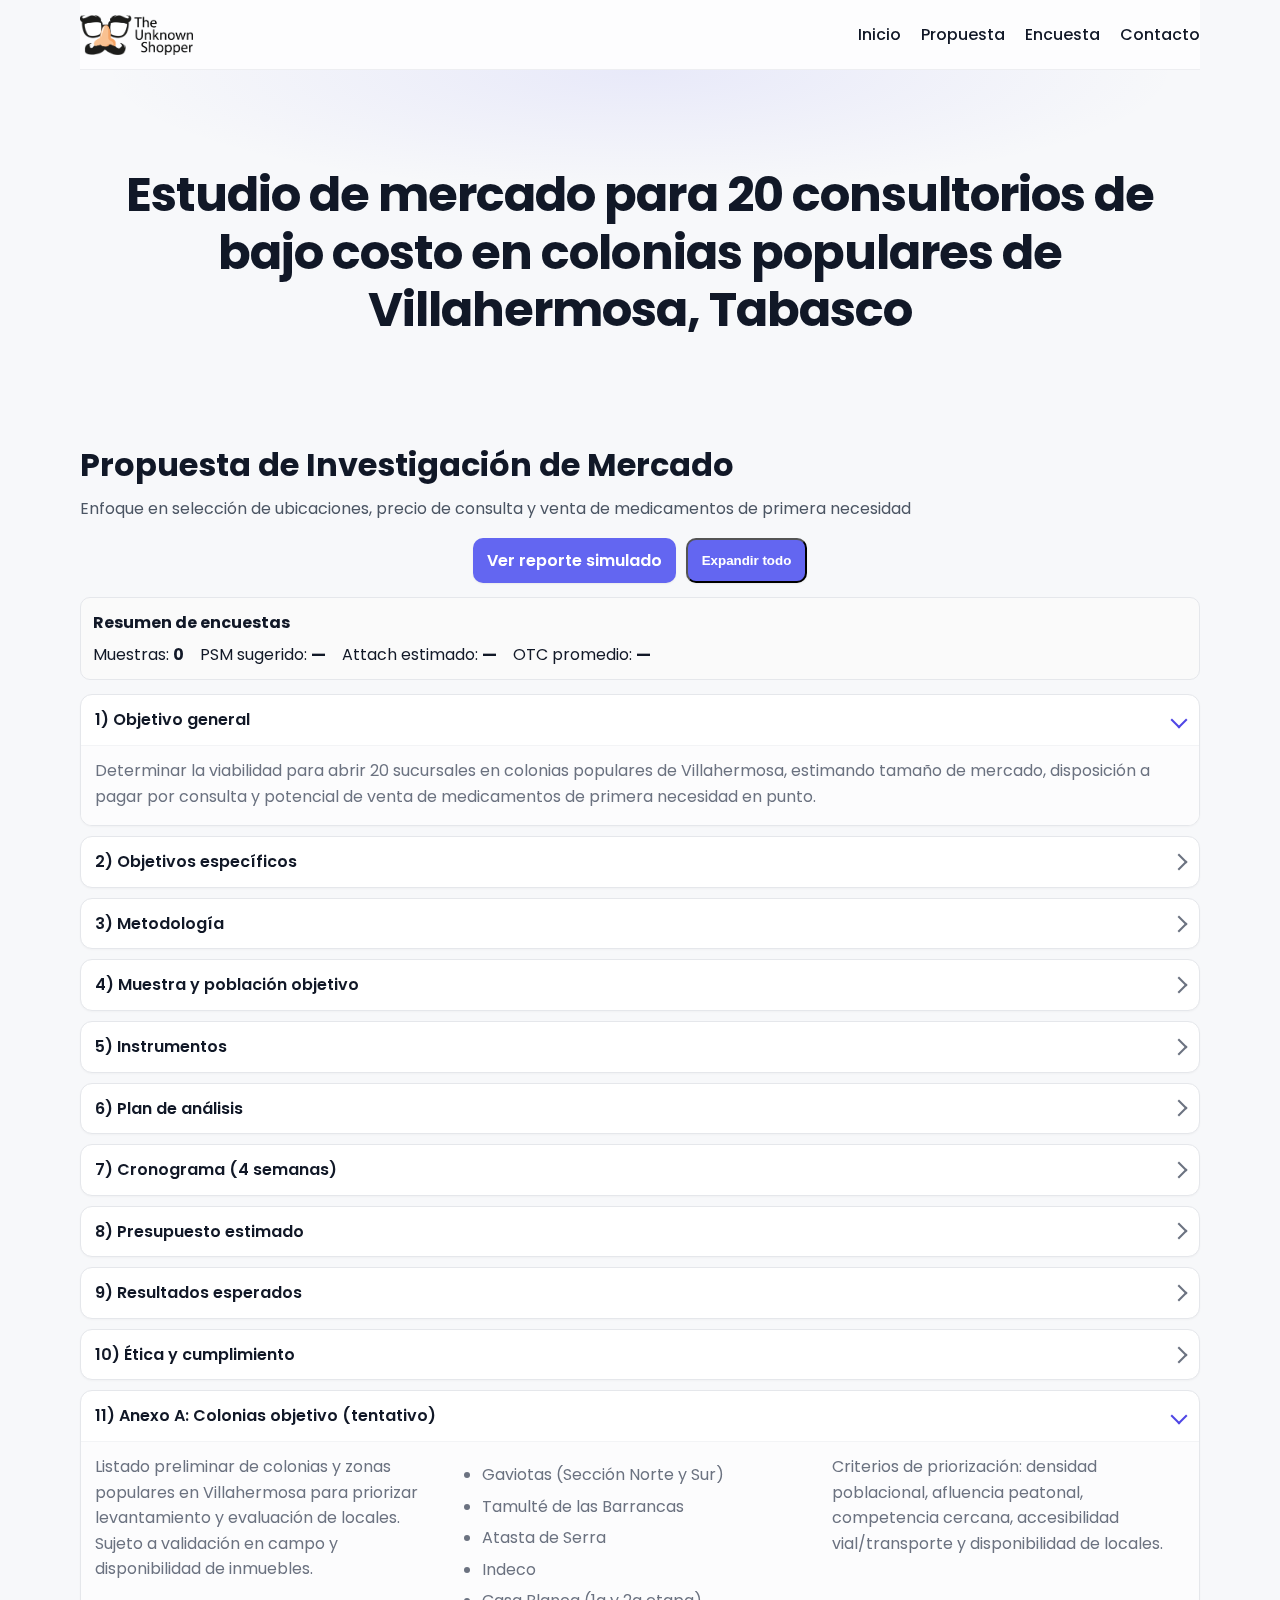
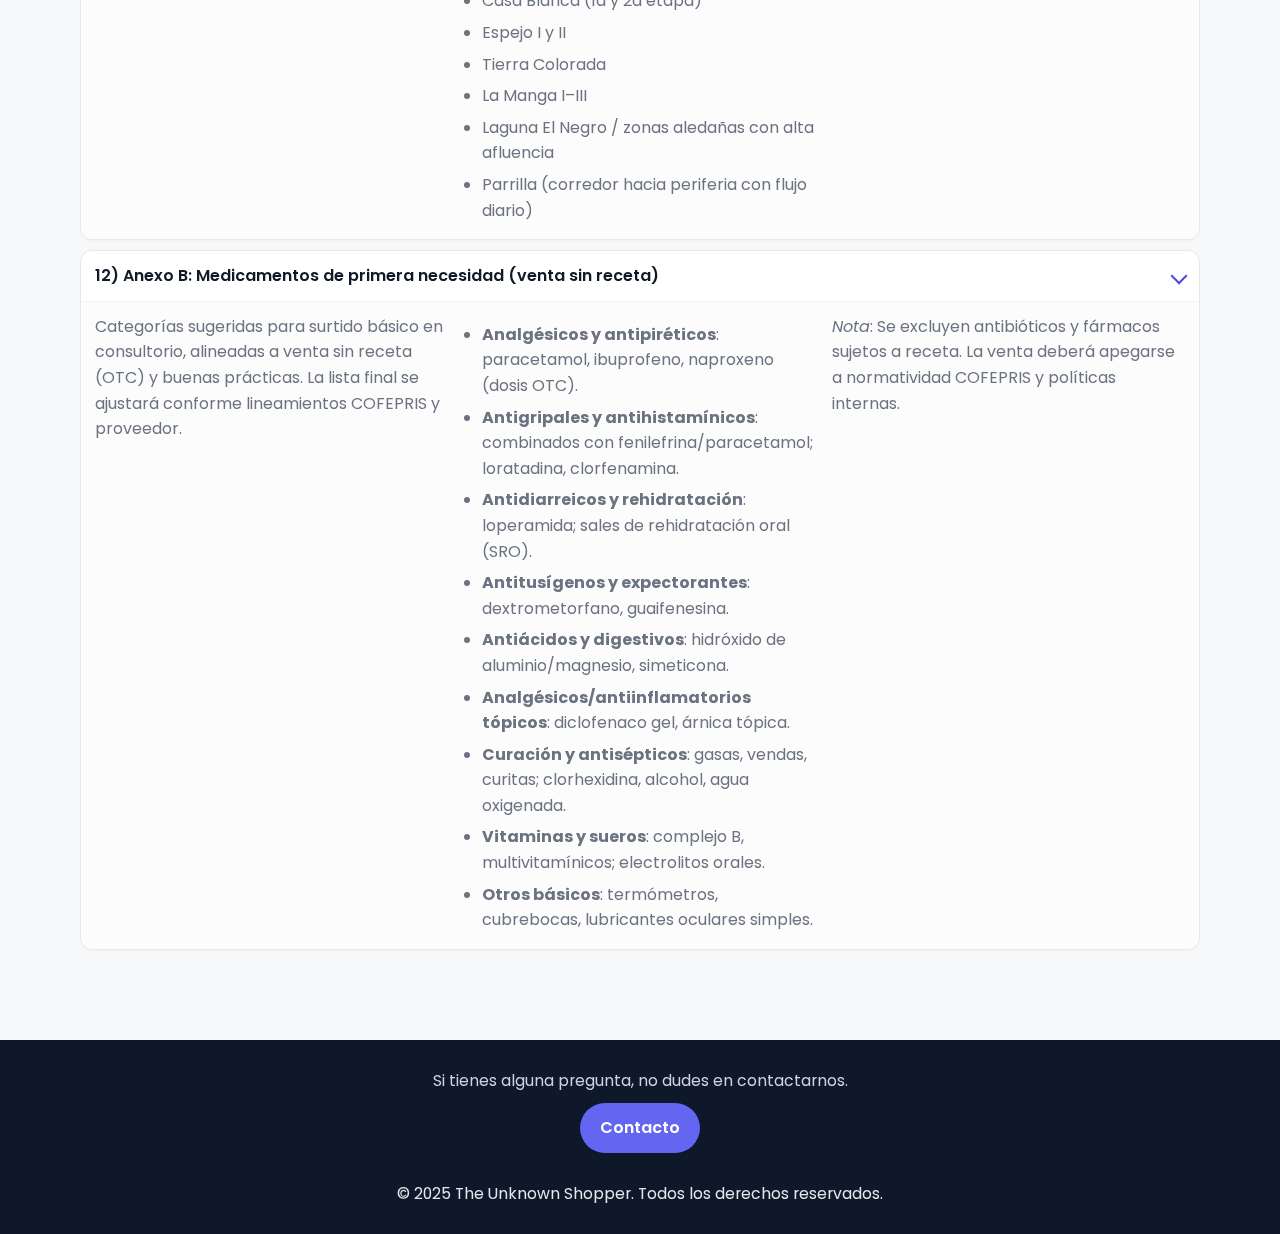
<file: index.html>
<!DOCTYPE html>
<html lang="en">
<head>
    <meta charset="UTF-8">
    <meta name="viewport" content="width=device-width, initial-scale=1.0">
    <title>The Unknown Shopper</title>
    <link rel="preconnect" href="https://fonts.googleapis.com">
    <link rel="preconnect" href="https://fonts.gstatic.com" crossorigin>
    <link href="https://fonts.googleapis.com/css2?family=Poppins:wght@400;500;600;700&display=swap" rel="stylesheet">
    <link rel="stylesheet" href="style.css">
    <link rel="stylesheet" href="https://cdnjs.cloudflare.com/ajax/libs/font-awesome/6.0.0-beta3/css/all.min.css">
    <script src="script.js" defer></script>
</head>
<body>
    <header>
        <nav>
            <div class="logo">
                <img src="logo.png" alt="Logo">
            </div>
            <ul>
                <li><a href="#">Inicio</a></li>
                <li><a href="#propuesta">Propuesta</a></li>
                <li><a href="cuestionario.html">Encuesta</a></li>
                <li><a href="#contacto">Contacto</a></li>
            </ul>
        </nav>
        <h1 class="titleh">Estudio de mercado para 20 consultorios de bajo costo en colonias populares de Villahermosa, Tabasco</h1>
        
    </header>
    <section id="propuesta" class="proposal">
        <h2>Propuesta de Investigación de Mercado</h2>
        <p class="subtitle">Enfoque en selección de ubicaciones, precio de consulta y venta de medicamentos de primera necesidad</p>
        <div style="display:flex; justify-content:center; gap:10px; flex-wrap:wrap; margin-top:6px;">
          <a class="cta-button" href="reporte.html">Ver reporte simulado</a>
          <button id="indexToggleAll" class="cta-button" type="button">Expandir todo</button>
        </div>
        <div id="proposalSurveySummary" class="summary-card" style="margin:14px 0; padding:12px; border:1px solid #e5e7eb; border-radius:10px; background:#fafafa;">
          <strong>Resumen de encuestas</strong>
          <div style="display:flex; gap:16px; flex-wrap:wrap; margin-top:6px;">
            <span>Muestras: <b id="sumN">0</b></span>
            <span>PSM sugerido: <b id="sumPSM">—</b></span>
            <span>Attach estimado: <b id="sumAttach">—</b></span>
            <span>OTC promedio: <b id="sumOTC">—</b></span>
          </div>
        </div>
        <div class="accordion">
            <details open>
                <summary>1) Objetivo general</summary>
                <div class="content">
                    <p>Determinar la viabilidad para abrir 20 sucursales en colonias populares de Villahermosa, estimando tamaño de mercado, disposición a pagar por consulta y potencial de venta de medicamentos de primera necesidad en punto.</p>
                </div>
            </details>
            <details>
                <summary>2) Objetivos específicos</summary>
                <div class="content">
                    <ul>
                        <li>Segmentar la demanda por demografía y por colonia/zona de Villahermosa.</li>
                        <li>Cuantificar uso actual de servicios (público/privado/telemedicina) y motivos de elección.</li>
                        <li>Estimar disposición a pagar por consulta (PSM Van Westendorp) y por medicamentos de primera necesidad.</li>
                        <li>Priorizar 20 ubicaciones mediante un score multicriterio (densidad, afluencia, competencia, accesibilidad).</li>
                        <li>Identificar drivers de elección: precio, cercanía, tiempo de espera, confianza, disponibilidad de medicamentos básicos.</li>
                        <li>Evaluar canibalización/solapamientos entre ubicaciones y brechas de servicio en colonias populares.</li>
                    </ul>
                </div>
            </details>
            <details>
                <summary>3) Metodología</summary>
                <div class="content">
                    <ul>
                        <li><strong>Cualitativa</strong>: 6–8 entrevistas y 2–3 mini-grupos focales con residentes de colonias populares y decisores de gasto en salud.</li>
                        <li><strong>Cuantitativa</strong>: Encuesta n≈400 (estratificación por colonias/zonas de Villahermosa; cuotas por sexo/edad).</li>
                        <li><strong>Desk & campo</strong>: mapeo de competencia y afluencia (geomarketing ligero), observación de puntos y verificación de disponibilidad de medicamentos básicos.</li>
                        <li>Recolección mixta: calle/puntos de afluencia + online geolocalizado.</li>
                    </ul>
                </div>
            </details>
            <details>
                <summary>4) Muestra y población objetivo</summary>
                <div class="content">
                    <ul>
                        <li>Población: 18–65 años, NSE C–D, residentes de Villahermosa (urbano/periurbano) en colonias populares.</li>
                        <li>Muestra cuantitativa: n≈400; cuotas por colonia/zona prioritaria y cercanía a potenciales locales.</li>
                        <li>Muestra cualitativa: saturación teórica con perfiles de usuarios frecuentes/ocasionales y compradores de medicamentos básicos.</li>
                    </ul>
                </div>
            </details>
            <details>
                <summary>5) Instrumentos</summary>
                <div class="content">
                    <ul>
                        <li>Guía de entrevista: historia de uso, dolores, evaluación de conceptos de consulta y surtido básico.</li>
                        <li>Cuestionario: perfil, uso actual, atributos valorados, PSM (consulta y OTC), intención y NPS.</li>
                        <li>Checklist de observación: afluencia, competidores, precios de referencia, disponibilidad de medicamentos básicos.</li>
                    </ul>
                </div>
            </details>
            <details>
                <summary>6) Plan de análisis</summary>
                <div class="content">
                    <ul>
                        <li>Cuali: análisis temático, mapas de empatía y journey por colonia.</li>
                        <li>Cuanti: descriptivos, cruces, PSM (consulta y OTC), pruebas bivariadas, modelo simple de intención.</li>
                        <li>Ubicación: scoring multicriterio y heatmap para priorizar 20 sucursales (afluencia, competencia, densidad).</li>
                        <li>Comercial: estimación de ticket medio (consulta + básicos) y sensibilidad a precio.</li>
                    </ul>
                </div>
            </details>
            <details>
                <summary>7) Cronograma (4 semanas)</summary>
                <div class="content">
                    <ul>
                        <li>Semana 1: Diseño, mapeo preliminar de zonas y piloto de instrumentos.</li>
                        <li>Semana 2: Campo cualitativo y validación de supuestos de ubicación y surtido.</li>
                        <li>Semana 3: Campo cuantitativo (n≈400) en colonias priorizadas.</li>
                        <li>Semana 4: Análisis, ranking de 20 ubicaciones y recomendaciones de precio/surtido.</li>
                    </ul>
                </div>
            </details>
            <details>
                <summary>8) Presupuesto estimado</summary>
                <div class="content">
                    <ul>
                        <li>
                            <strong>Cuali: $60,000-$70,000 MXN</strong>
                            <ul>
                                <li>Alcance: 8–10 entrevistas a profundidad (IDI) + 2 grupos focales (6–8 pax c/u).</li>
                                <li>Reclutamiento e incentivos: perfilado y convocatorias; $500–$700 por participante.</li>
                                <li>Moderación y guía: diseño de guía, conducción y notas de campo.</li>
                                <li>Infraestructura: sala/plataforma, grabación, transcripción selectiva.</li>
                                <li>Logística: traslados, tiempos muertos y coordinación.</li>
                                <li>Subtotal estimado: honorarios + incentivos + logística dentro del rango.</li>
                            </ul>
                        </li>
                        <li>
                            <strong>Cuanti (n≈400): $110,000-$130,000 MXN</strong>
                            <ul>
                                <li>Alcance: ~400 cuestionarios válidos en 3-4 zonas/municipios (muestreo por cuotas).</li>
                                <li>Campo: 8-12 encuestadores + 1 supervisor; pago por encuesta y control de calidad (back-check ≥15%).</li>
                                <li>Instrumento y hosting: programación, pruebas piloto y plataforma de captura.</li>
                                <li>Incentivos/agradecimientos: vales simbólicos para elevar tasa de respuesta.</li>
                                <li>Logística: traslados locales, consumibles y seguridad operativa.</li>
                                <li>Subtotal estimado: encuestas + QA + plataforma + logística dentro del rango.</li>
                            </ul>
                        </li>
                        <li>
                            <strong>Análisis y reporte: $50,000-$60,000 MXN</strong>
                            <ul>
                                <li>Procesamiento: limpieza, codificación cuali, tabulados, PSM y cruces.</li>
                                <li>Análisis: consultor senior (insights y segmentación), recomendaciones accionables.</li>
                                <li>Entregables: reporte ejecutivo, anexos metodológicos y visualizaciones; sesión de socialización.</li>
                                <li>Herramientas: licencias/soft y maquetación.</li>
                                <li>Subtotal estimado: horas consultivas + diseño + herramientas dentro del rango.</li>
                            </ul>
                        </li>
                        <li><strong>Total</strong>: $220,000-$260,000 MXN (ajustable).</li>
                    </ul>
                   
                </div>
            </details>
            <details>
                <summary>9) Resultados esperados</summary>
                <div class="content">
                    <ul>
                        <li>Tamaño de mercado y segmentos prioritarios por colonia/zona.</li>
                        <li>Ranking de 20 ubicaciones con mapa y justificación (afluencia, competencia, accesibilidad).</li>
                        <li>Rango de precios óptimos y sensibilidad para consulta y medicamentos de primera necesidad.</li>
                        <li>Propuesta de valor y go-to-market: horarios, staffing y lineamientos de venta de básicos en consultorio.</li>
                        <li>Métricas base (intención, NPS, satisfacción) y estimación de ticket medio (consulta + básicos).</li>
                    </ul>
                </div>
            </details>
            <details>
                <summary>10) Ética y cumplimiento</summary>
                <div class="content">
                    <ul>
                        <li>Consentimiento informado y confidencialidad.</li>
                        <li>Cumplimiento LFPDPPP (México) y resguardo de datos.</li>
                        <li>Observación de normativas COFEPRIS aplicables a venta de medicamentos de primera necesidad.</li>
                        <li>Uso exclusivo con fines de investigación.</li>
                    </ul>
                </div>
            </details>
            <details open>
                <summary>11) Anexo A: Colonias objetivo (tentativo)</summary>
                <div class="content">
                    <p>Listado preliminar de colonias y zonas populares en Villahermosa para priorizar levantamiento y evaluación de locales. Sujeto a validación en campo y disponibilidad de inmuebles.</p>
                    <ul>
                        <li>Gaviotas (Sección Norte y Sur)</li>
                        <li>Tamulté de las Barrancas</li>
                        <li>Atasta de Serra</li>
                        <li>Indeco</li>
                        <li>Casa Blanca (1a y 2a etapa)</li>
                        <li>Espejo I y II</li>
                        <li>Tierra Colorada</li>
                        <li>La Manga I–III</li>
                        <li>Laguna El Negro / zonas aledañas con alta afluencia</li>
                        <li>Parrilla (corredor hacia periferia con flujo diario)</li>
                    </ul>
                    <p>Criterios de priorización: densidad poblacional, afluencia peatonal, competencia cercana, accesibilidad vial/transporte y disponibilidad de locales.</p>
                </div>
            </details>
            <details open>
                <summary>12) Anexo B: Medicamentos de primera necesidad (venta sin receta)</summary>
                <div class="content">
                    <p>Categorías sugeridas para surtido básico en consultorio, alineadas a venta sin receta (OTC) y buenas prácticas. La lista final se ajustará conforme lineamientos COFEPRIS y proveedor.</p>
                    <ul>
                        <li><strong>Analgésicos y antipiréticos</strong>: paracetamol, ibuprofeno, naproxeno (dosis OTC).</li>
                        <li><strong>Antigripales y antihistamínicos</strong>: combinados con fenilefrina/paracetamol; loratadina, clorfenamina.</li>
                        <li><strong>Antidiarreicos y rehidratación</strong>: loperamida; sales de rehidratación oral (SRO).</li>
                        <li><strong>Antitusígenos y expectorantes</strong>: dextrometorfano, guaifenesina.</li>
                        <li><strong>Antiácidos y digestivos</strong>: hidróxido de aluminio/magnesio, simeticona.</li>
                        <li><strong>Analgésicos/antiinflamatorios tópicos</strong>: diclofenaco gel, árnica tópica.</li>
                        <li><strong>Curación y antisépticos</strong>: gasas, vendas, curitas; clorhexidina, alcohol, agua oxigenada.</li>
                        <li><strong>Vitaminas y sueros</strong>: complejo B, multivitamínicos; electrolitos orales.</li>
                        <li><strong>Otros básicos</strong>: termómetros, cubrebocas, lubricantes oculares simples.</li>
                    </ul>
                    <p><em>Nota</em>: Se excluyen antibióticos y fármacos sujetos a receta. La venta deberá apegarse a normatividad COFEPRIS y políticas internas.</p>
                </div>
            </details>
        </div>
    </section>
    <footer id="contacto">
        <div class="footer-contact">
            <p>Si tienes alguna pregunta, no dudes en contactarnos.</p>
            <a href="#" class="cta-button">Contacto</a>
        </div>
        <p>&copy; 2025 The Unknown Shopper. Todos los derechos reservados.</p>
    </footer>
</body>

</html>
</file>
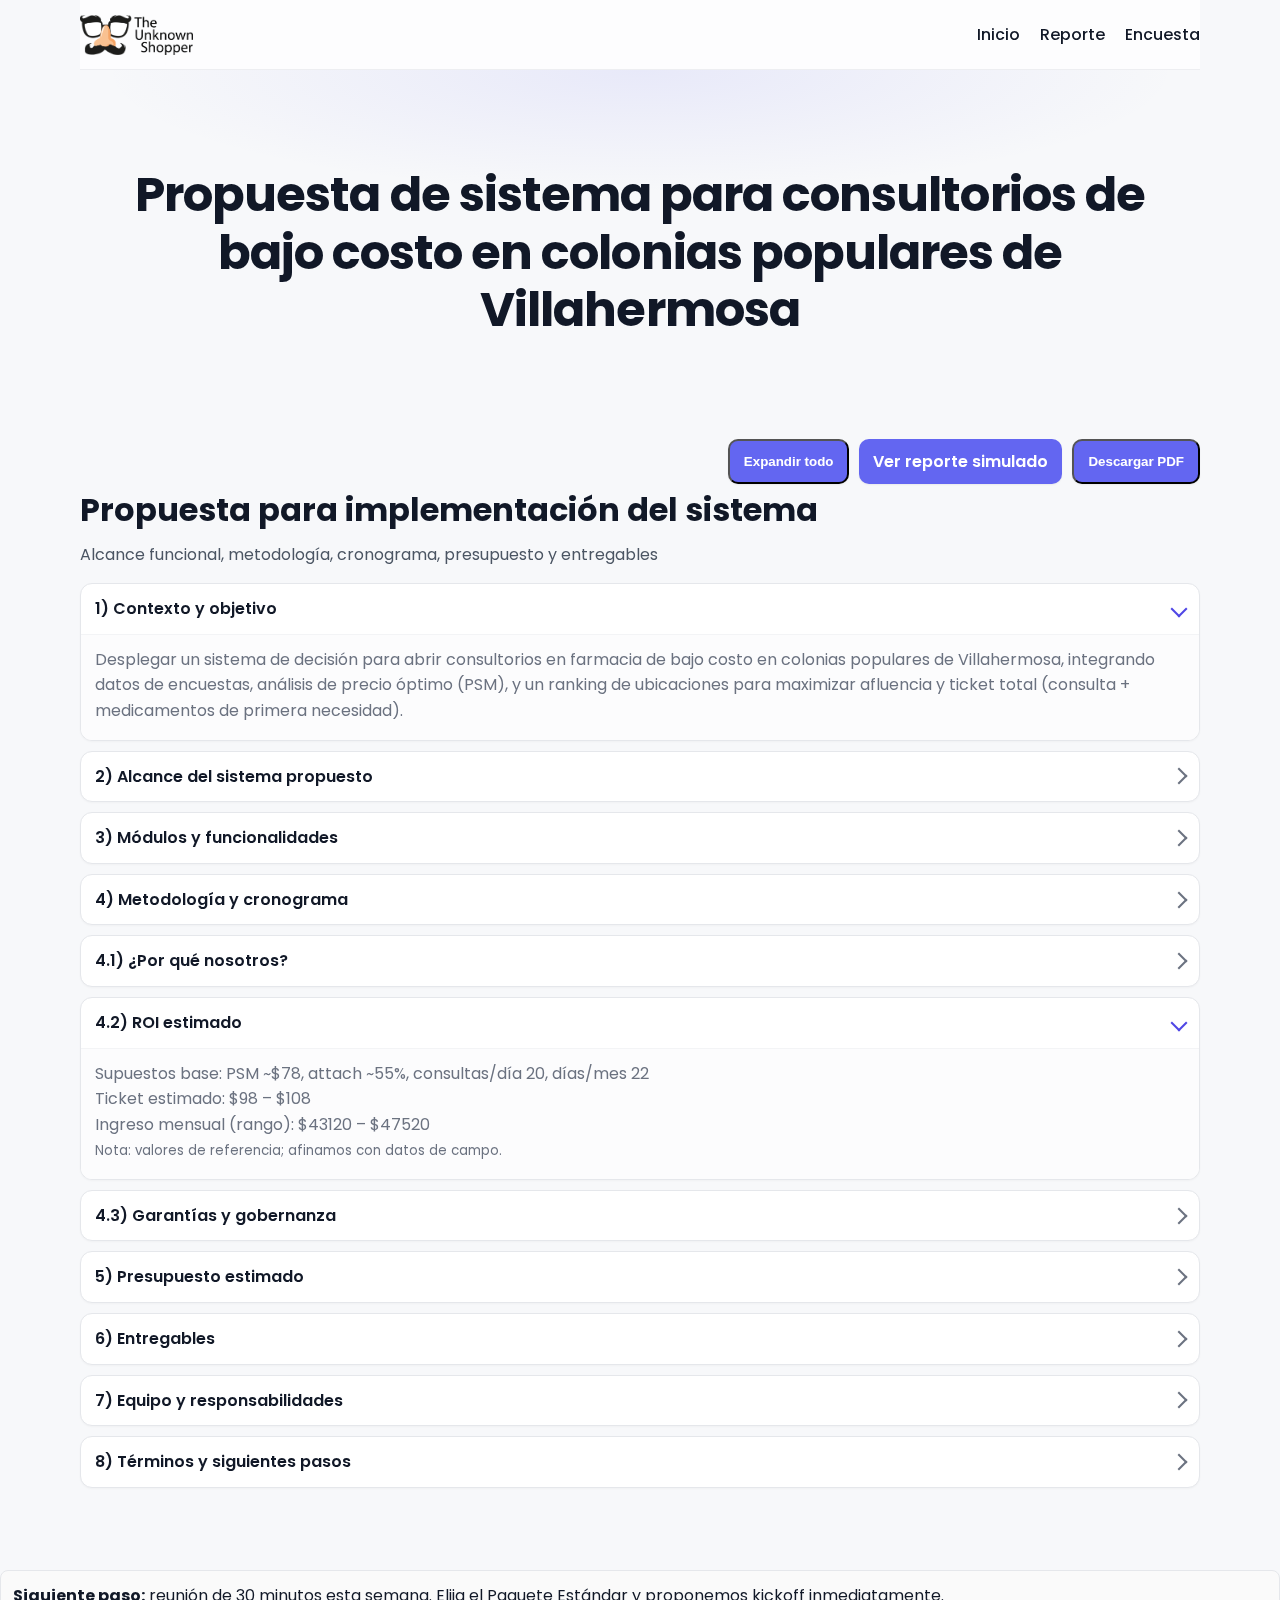
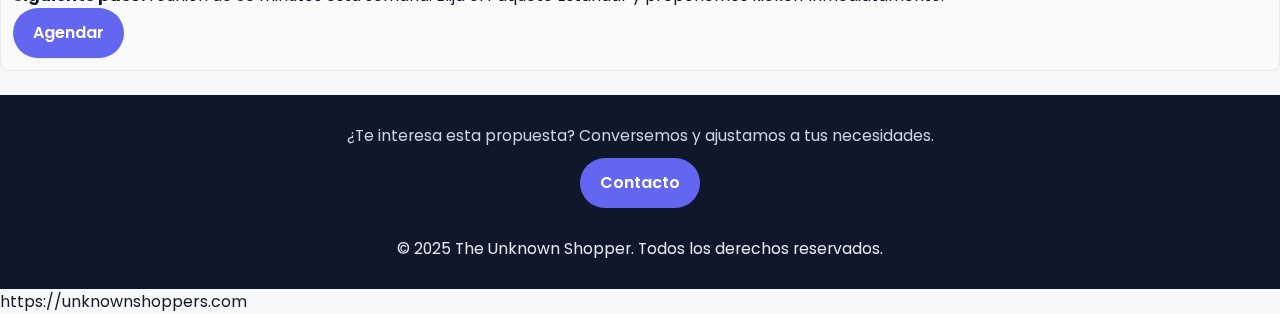
<file: cliente.html>
<!DOCTYPE html>
<html lang="es">
<head>
  <meta charset="UTF-8" />
  <meta name="viewport" content="width=device-width, initial-scale=1.0" />
  <title>Propuesta para Cliente – Consultorios en Farmacia</title>
  <link rel="preconnect" href="https://fonts.googleapis.com">
  <link rel="preconnect" href="https://fonts.gstatic.com" crossorigin>
  <link href="https://fonts.googleapis.com/css2?family=Poppins:wght@400;500;600;700&display=swap" rel="stylesheet">
  <link rel="stylesheet" href="style.css" />
  <script src="script.js" defer></script>
</head>
<body>
  <table class="print-table">
    <thead class="print-header">
      <tr>
        <td>
          <div class="print-header-inner">
            <img src="logo.png" alt="The Unknown Shopper" class="print-logo" />
          </div>
        </td>
      </tr>
    </thead>
    <tbody class="print-body">
      <tr>
        <td>
          <header>
            <nav>
              <div class="logo">
                <img src="logo.png" alt="Logo">
              </div>
              <ul>
                <li><a href="index.html">Inicio</a></li>
                <li><a href="reporte.html">Reporte</a></li>
                <li><a href="cuestionario.html">Encuesta</a></li>
              </ul>
            </nav>
            <h1 class="titleh">Propuesta de sistema para consultorios de bajo costo en colonias populares de Villahermosa</h1>
          </header>

          <section class="proposal">
            <div style="display:flex; justify-content:flex-end; gap:10px; flex-wrap:wrap;">
              <button id="clientToggleAll" class="cta-button" type="button">Expandir todo</button>
              <a class="cta-button" href="reporte.html">Ver reporte simulado</a>
              <button id="printBtn" class="cta-button" type="button">Descargar PDF</button>
            </div>

            <!-- <div id="proposalSurveySummary" class="summary-card" style="margin:14px 0; padding:12px; border:1px solid #e5e7eb; border-radius:10px; background:#fafafa;">
              <strong>Resumen de encuestas</strong>
              <div style="display:flex; gap:16px; flex-wrap:wrap; margin-top:6px;">
                <span>Muestras: <b id="sumN">0</b></span>
                <span>PSM sugerido: <b id="sumPSM">—</b></span>
                <span>Attach estimado: <b id="sumAttach">—</b></span>
                <span>OTC promedio: <b id="sumOTC">—</b></span>
              </div>
            </div> -->

            <h2>Propuesta para implementación del sistema</h2>
            <p class="subtitle">Alcance funcional, metodología, cronograma, presupuesto y entregables</p>

            <div class="accordion">
              <details open>
                <summary>1) Contexto y objetivo</summary>
                <div class="content">
                  <p>Desplegar un sistema de decisión para abrir consultorios en farmacia de bajo costo en colonias populares de Villahermosa, integrando datos de encuestas, análisis de precio óptimo (PSM), y un ranking de ubicaciones para maximizar afluencia y ticket total (consulta + medicamentos de primera necesidad).</p>
                </div>
              </details>

              <details>
                <summary>2) Alcance del sistema propuesto</summary>
                <div class="content">
                  <ul>
                    <li>Repositorio local de encuestas con captura sencilla y exportación.</li>
                    <li>Estimación automática de PSM (precio óptimo de consulta) y métricas de adjunción de OTC.</li>
                    <li>Dashboard ejecutivo: métricas clave y visualizaciones ligeras listas para imprimir/PDF.</li>
                    <li>Ranking de ubicaciones por score multicriterio (densidad, afluencia, competencia, accesibilidad).</li>
                    <li>Plantillas de reporte y cuestionario imprimibles con encabezado repetible.</li>
                  </ul>
                </div>
              </details>

              <details>
                <summary>3) Módulos y funcionalidades</summary>
                <div class="content">
                  <ul>
                    <li><strong>Captura</strong>: formulario con filtros, módulo PSM y hábitos de compra OTC.</li>
                    <li><strong>Agregación</strong>: cálculo de promedios y mapeo por colonias objetivo.</li>
                    <li><strong>Visualización</strong>: tarjetas KPI, barras comparativas, mezcla de ticket.</li>
                    <li><strong>Reporte</strong>: plantilla ejecutiva con botones de "Expandir todo" e impresión.</li>
                    <li><strong>Operación</strong>: lineamientos para seguimiento de KPIs por sucursal.</li>
                  </ul>
                </div>
              </details>

              <details>
                <summary>4) Metodología y cronograma</summary>
                <div class="content">
                  <ul>
                    <li>Semana 1: Diseño, mapeo preliminar y piloto de instrumentos.</li>
                    <li>Semana 2: Campo cualitativo y ajuste de supuestos de ubicación/surtido.</li>
                    <li>Semana 3: Campo cuantitativo (n≈400) en colonias priorizadas.</li>
                    <li>Semana 4: Análisis, ranking y recomendaciones de precio/surtido.</li>
                  </ul>
                </div>
              </details>

              <details>
                <summary>4.1) ¿Por qué nosotros?</summary>
                <div class="content">
                  <ul>
                    <li>Experiencia en retail-salud y enfoque 100% accionable.</li>
                    <li>Dominio local de Villahermosa y colonias objetivo.</li>
                    <li>Entrega ejecutiva lista para comité directivo/board.</li>
                    <li>Plantillas propias de captura/análisis y despliegue rápido.</li>
                    <li>Propiedad total de datos y materiales para el cliente.</li>
                  </ul>
                </div>
              </details>

              <details open>
                <summary>4.2) ROI estimado</summary>
                <div class="content">
                  <div id="roiBox" data-price="78" data-attach="55" data-consultas="20" data-dias="22">
                    <p>Supuestos base: <span id="roiAssumptions">—</span></p>
                    <p>Ticket estimado: $<span id="roiTicketLow">—</span> – $<span id="roiTicketHigh">—</span></p>
                    <p>Ingreso mensual (rango): $<span id="roiMonthlyLow">—</span> – $<span id="roiMonthlyHigh">—</span></p>
                    <small>Nota: valores de referencia; afinamos con datos de campo.</small>
                  </div>
                </div>
              </details>

              <details>
                <summary>4.3) Garantías y gobernanza</summary>
                <div class="content">
                  <ul>
                    <li>Go/No-Go al final de Semana 1 con ajuste sin costo si hace falta.</li>
                    <li>Correcciones incluidas: 1 ronda en Lite; 2 rondas en Estándar/Completo.</li>
                    <li>Comité quincenal de 30 min para decisiones y desbloqueos.</li>
                    <li>Propiedad de datos 100% del cliente (entrega de bases y scripts).</li>
                  </ul>
                </div>
              </details>

              <details>
                <summary>5) Presupuesto estimado</summary>
                <div class="content">
                  <div class="budget-grid">
                    <p class="note">
                      <em>Nota:</em> el rango de cada paquete depende del método de entrega. El
                      <strong>límite inferior</strong> considera entrega en <strong>documentos descargables/USB e imprimibles</strong>;
                      el <strong>límite superior</strong> incluye un <strong>sistema interactivo de reportes en línea</strong>.
                    </p>
                    <ul>
                      <li><strong>Paquete Lite</strong> ($120,000-$140,000 MXN)
                        <ul>
                          <li>Cuantitativa n≈200-250 (colonias prioritarias)</li>
                          <li>3–4 entrevistas en profundidad (IDI) remotas</li>
                          <li>Reporte ejecutivo breve (10-12 láminas)</li>
                          <li><em>Entrega</em>: documentos/USB (precio inferior) o sistema interactivo en línea (precio superior)</li>
                        </ul>
                      </li>
                      <li class="plan-recommended"><strong>Paquete Estándar</strong> ($150,000-$180,000 MXN) <span class="badge badge-rec">Recomendado</span>
                        <ul>
                          <li>Cuantitativa n≈300</li>
                          <li>6 entrevistas en profundidad (IDI)</li>
                          <li>Reporte ejecutivo completo + recomendaciones</li>
                          <li>1 iteración de revisión con el cliente</li>
                          <li><em>Entrega</em>: documentos/USB (precio inferior) o sistema interactivo en línea (precio superior)</li>
                        </ul>
                      </li>
                      <li><strong>Paquete Completo</strong> ($220,000-$260,000 MXN)
                        <ul>
                          <li>Cuantitativa n≈400</li>
                          <li>9 IDI + 2 grupos focales</li>
                          <li>Dashboard ligero + anexos metodológicos</li>
                          <li>2 iteraciones de revisión</li>
                          <li>Entrega: documentos/USB (precio inferior) o sistema interactivo en línea (precio superior)</li>
                        </ul>
                      </li>
                      <li><strong>Add-ons</strong>
                        <ul>
                          <li>Aumentar muestra a n≈400: +$40,000 MXN</li>
                          <li>Dashboard interactivo adicional: +$20,000 MXN</li>
                          <li>Sesión extra de workshop/iteración: +$10,000 MXN</li>
                        </ul>
                      </li>
                    </ul>
                  </div>
                </div>
              </details>

              <details>
                <summary>6) Entregables</summary>
                <div class="content">
                  <ul>
                    <li>Reporte ejecutivo en PDF y editable.</li>
                    <li>Cuestionario y base de datos de encuestas (estructura y muestra capturada).</li>
                    <li>Dashboard ligero con KPIs y ranking por colonia.</li>
                    <li>Anexos metodológicos y lineamientos operativos.</li>
                  </ul>
                </div>
              </details>

              <details>
                <summary>7) Equipo y responsabilidades</summary>
                <div class="content">
                  <ul>
                    <li><strong>Consultor senior</strong>: dirección metodológica, insights y storytelling.</li>
                    <li><strong>Coordinación de campo</strong>: reclutamiento, control de calidad.</li>
                    <li><strong>Analista</strong>: procesamiento, PSM, cruces y visualizaciones.</li>
                    <li><strong>Diseño</strong>: maquetación de entregables y material impreso.</li>
                  </ul>
                </div>
              </details>

              <details>
                <summary>8) Términos y siguientes pasos</summary>
                <div class="content">
                  <ul>
                    <li>Inicio contra 50% de anticipo; 50% contra entrega.</li>
                    <li>Propiedad de datos y confidencialidad conforme LFPDPPP.</li>
                    <li>Kickoff: validación de colonias objetivo y métricas de éxito.</li>
                  </ul>
                </div>
              </details>
            </div>
          </section>

          <div class="cta-block" style="margin-top:16px; padding:12px; border:1px solid #e5e7eb; border-radius:8px; background:#fafafa;">
            <p><strong>Siguiente paso:</strong> reunión de 30 minutos esta semana. Elija el Paquete Estándar y proponemos kickoff inmediatamente.</p>
            <a href="#contacto" class="cta-button">Agendar</a>
          </div>

          <footer id="contacto">
            <div class="footer-contact">
              <p>¿Te interesa esta propuesta? Conversemos y ajustamos a tus necesidades.</p>
              <a href="#" class="cta-button">Contacto</a>
            </div>
            <p>&copy; 2025 The Unknown Shopper. Todos los derechos reservados.</p>
          </footer>
        </td>
      </tr>
    </tbody>
    <tfoot class="print-footer">
      <tr>
        <td>
          <div class="print-footer-inner"><span>https://unknownshoppers.com</span></div>
        </td>
      </tr>
    </tfoot>
  </table>
</body>
</html>
</file>
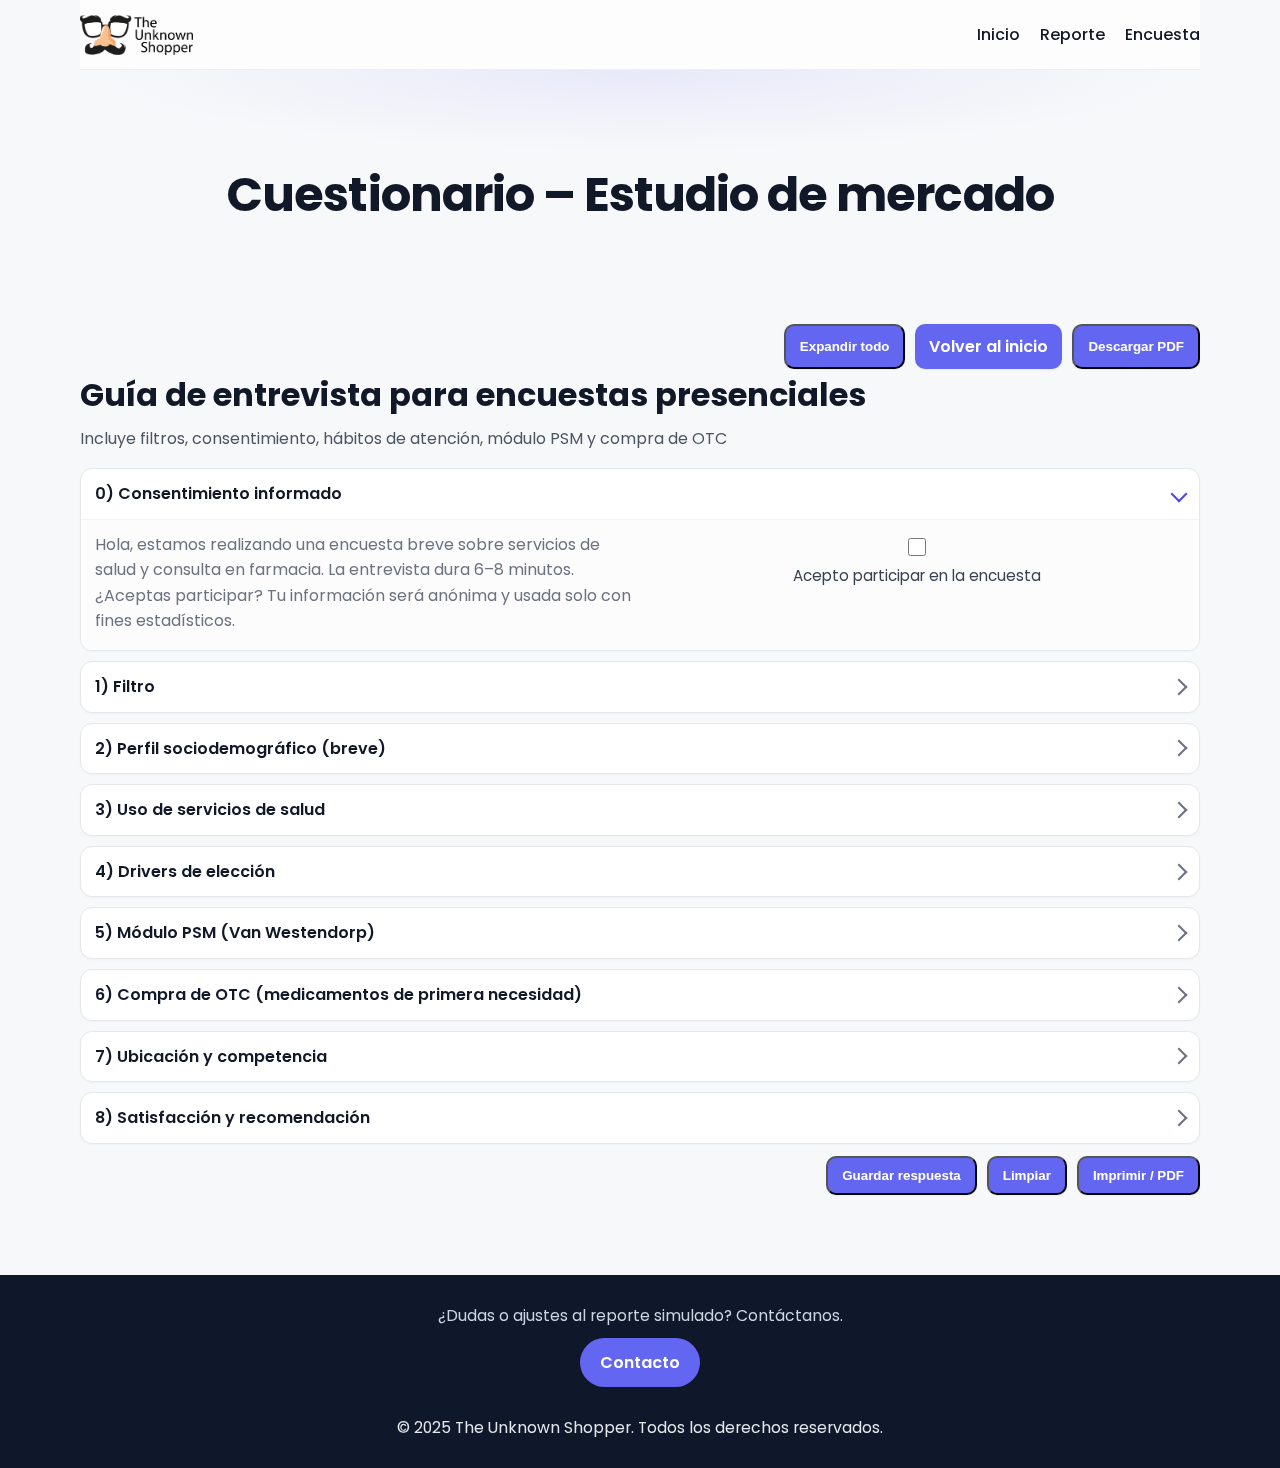
<file: cuestionario.html>
<!DOCTYPE html>
<html lang="es">
<head>
  <meta charset="UTF-8" />
  <meta name="viewport" content="width=device-width, initial-scale=1.0" />
  <title>Cuestionario – Encuesta de Mercado</title>
  <link rel="preconnect" href="https://fonts.googleapis.com">
  <link rel="preconnect" href="https://fonts.gstatic.com" crossorigin>
  <link href="https://fonts.googleapis.com/css2?family=Poppins:wght@400;500;600;700&display=swap" rel="stylesheet">
  <link rel="stylesheet" href="style.css" />
  <script src="script.js" defer></script>
</head>
<body>
  <header>
    <nav>
      <div class="logo">
        <img src="logo.png" alt="Logo">
      </div>
      <ul>
        <li><a href="index.html">Inicio</a></li>
        <li><a href="reporte.html">Reporte</a></li>
        <li><a href="cuestionario.html">Encuesta</a></li>
      </ul>
    </nav>
    <h1 class="titleh">Cuestionario – Estudio de mercado</h1>
  </header>

  <section class="proposal">
    <div style="display:flex; justify-content:flex-end; gap:10px; flex-wrap:wrap;">
      <button id="questionToggleAll" class="cta-button" type="button">Expandir todo</button>
      <a class="cta-button" href="index.html">Volver al inicio</a>
      <button id="printBtn" class="cta-button" type="button">Descargar PDF</button>
    </div>
    <h2>Guía de entrevista para encuestas presenciales</h2>
    <p class="subtitle">Incluye filtros, consentimiento, hábitos de atención, módulo PSM y compra de OTC</p>

    <form id="surveyForm" class="accordion" style="margin-top:10px;" onsubmit="return false;">
      <details open>
        <summary>0) Consentimiento informado</summary>
        <div class="content">
          <p>Hola, estamos realizando una encuesta breve sobre servicios de salud y consulta en farmacia. La entrevista dura 6–8 minutos. ¿Aceptas participar? Tu información será anónima y usada solo con fines estadísticos.</p>
          <label style="display:flex; gap:8px; align-items:center; margin-top:6px;">
            <input type="checkbox" name="consentimiento" required> Acepto participar en la encuesta
          </label>
        </div>
      </details>

      <details>
        <summary>1) Filtro</summary>
        <div class="content">
          <label>1.1 Edad
            <input type="number" name="edad" min="15" max="99" placeholder="Años" required>
          </label>
          <label>1.2 ¿Resides actualmente en Villahermosa?
            <select name="reside" required>
              <option value="">Selecciona…</option>
              <option>Sí</option>
              <option>No</option>
            </select>
          </label>
          <label>1.3 Colonia o zona de residencia
            <input type="text" name="colonia" placeholder="Colonia / Zona" required>
          </label>
        </div>
      </details>

      <details>
        <summary>2) Perfil sociodemográfico (breve)</summary>
        <div class="content">
          <label>2.1 Sexo
            <select name="sexo" required>
              <option value="">Selecciona…</option>
              <option>Femenino</option>
              <option>Masculino</option>
              <option>Otro / Prefiero no decir</option>
            </select>
          </label>
          <label>2.2 Tamaño del hogar
            <input type="number" name="tam_hogar" min="1" max="12" placeholder="Personas" required>
          </label>
          <label>2.3 Ocupación principal
            <input type="text" name="ocupacion" placeholder="Ej. empleado(a), comerciante, estudiante…">
          </label>
        </div>
      </details>

      <details>
        <summary>3) Uso de servicios de salud</summary>
        <div class="content">
          <label>3.1 En el último año, ¿a dónde acudes más para consultas?
            <select name="preferencia_consulta" required>
              <option value="">Selecciona…</option>
              <option>IMSS / ISSSTE / INSABI</option>
              <option>Consultorio privado</option>
              <option>Consultorio en farmacia</option>
              <option>Otro</option>
            </select>
          </label>
          <label>3.2 ¿Cuántas consultas tuvo tu hogar en los últimos 12 meses?
            <input type="number" name="consultas" min="0" max="50" placeholder="Número aproximado" required>
          </label>
          <label>3.3 Tiempo de espera aceptable (minutos)
            <input type="number" name="espera" min="0" max="240" placeholder="Ej. 30" required>
          </label>
        </div>
      </details>

      <details>
        <summary>4) Drivers de elección</summary>
        <div class="content">
          <p>¿Qué tan importantes son los siguientes factores al escoger un consultorio? (1= Nada importante, 5= Muy importante)</p>
          <ul>
            <li>
              Cercanía:
              <input type="range" name="drv_cercania" min="1" max="5" step="1" value="5">
              <span class="range-badge" data-for="drv_cercania">5</span>
            </li>
            <li>
              Precio:
              <input type="range" name="drv_precio" min="1" max="5" step="1" value="4">
              <span class="range-badge" data-for="drv_precio">4</span>
            </li>
            <li>
              Tiempo de espera:
              <input type="range" name="drv_espera" min="1" max="5" step="1" value="4">
              <span class="range-badge" data-for="drv_espera">4</span>
            </li>
            <li>
              Disponibilidad de medicamentos básicos:
              <input type="range" name="drv_otc" min="1" max="5" step="1" value="3">
              <span class="range-badge" data-for="drv_otc">3</span>
            </li>
          </ul>
        </div>
      </details>

      <details>
        <summary>5) Módulo PSM (Van Westendorp)</summary>
        <div class="content">
          <p>Para una consulta general en un consultorio de farmacia en tu zona, ¿a partir de qué precios pensarías lo siguiente?</p>
          <label>5.1 Demasiado barato (calidad dudosa)
            <input type="number" name="psm_demasiado_barato" min="0" max="300" placeholder="$" required>
          </label>
          <label>5.2 Barato (buena oferta)
            <input type="number" name="psm_barato" min="0" max="300" placeholder="$" required>
          </label>
          <label>5.3 Caro (empieza a doler)
            <input type="number" name="psm_caro" min="0" max="300" placeholder="$" required>
          </label>
          <label>5.4 Demasiado caro (no lo pagaría)
            <input type="number" name="psm_demasiado_caro" min="0" max="300" placeholder="$" required>
          </label>
        </div>
      </details>

      <details>
        <summary>6) Compra de OTC (medicamentos de primera necesidad)</summary>
        <div class="content">
          <label>6.1 Después de la consulta, ¿sueles comprar algún medicamento básico en farmacia?
            <select name="otc_frecuencia" required>
              <option value="">Selecciona…</option>
              <option>Sí, casi siempre</option>
              <option>A veces</option>
              <option>Rara vez</option>
              <option>Nunca</option>
            </select>
          </label>
          <label>6.2 Gasto aproximado en OTC por visita
            <input type="number" name="otc_gasto" min="0" max="500" placeholder="$ (MXN)">
          </label>
          <label>6.3 Principales categorías que compras
            <input type="text" name="otc_categorias" placeholder="Ej. analgésicos, antigripales, suero…">
          </label>
        </div>
      </details>

      <details>
        <summary>7) Ubicación y competencia</summary>
        <div class="content">
          <label>7.1 ¿Qué colonias te quedan más cómodas para acudir?
            <input type="text" name="ubicacion" placeholder="Colonias / zonas preferidas">
          </label>
          <label>7.2 ¿Conoces consultorios de farmacia cercanos? ¿Cuáles?
            <input type="text" name="competencia" placeholder="Nombres o ubicaciones">
          </label>
        </div>
      </details>

      <details>
        <summary>8) Satisfacción y recomendación</summary>
        <div class="content">
          <label>8.1 En general, ¿qué calificación darías al servicio habitual? (0–10)
            <input type="number" name="satisfaccion" min="0" max="10" placeholder="0 a 10">
          </label>
          <label>8.2 Comentarios adicionales
            <textarea name="comentarios" rows="4" placeholder="Escribe tus comentarios…"></textarea>
          </label>
        </div>
      </details>

      <div style="display:flex; gap:10px; justify-content:flex-end; margin-top:12px; flex-wrap:wrap;">
        <button id="saveSurveyBtn" class="cta-button" type="button">Guardar respuesta</button>
        <button class="cta-button" type="reset">Limpiar</button>
        <button class="cta-button" type="button" onclick="window.print()">Imprimir / PDF</button>
      </div>
    </form>
  </section>

  <footer id="contacto">
    <div class="footer-contact">
      <p>¿Dudas o ajustes al reporte simulado? Contáctanos.</p>
      <a href="#" class="cta-button">Contacto</a>
    </div>
    <p>&copy; 2025 The Unknown Shopper. Todos los derechos reservados.</p>
  </footer>
</body>
</html>
</file>
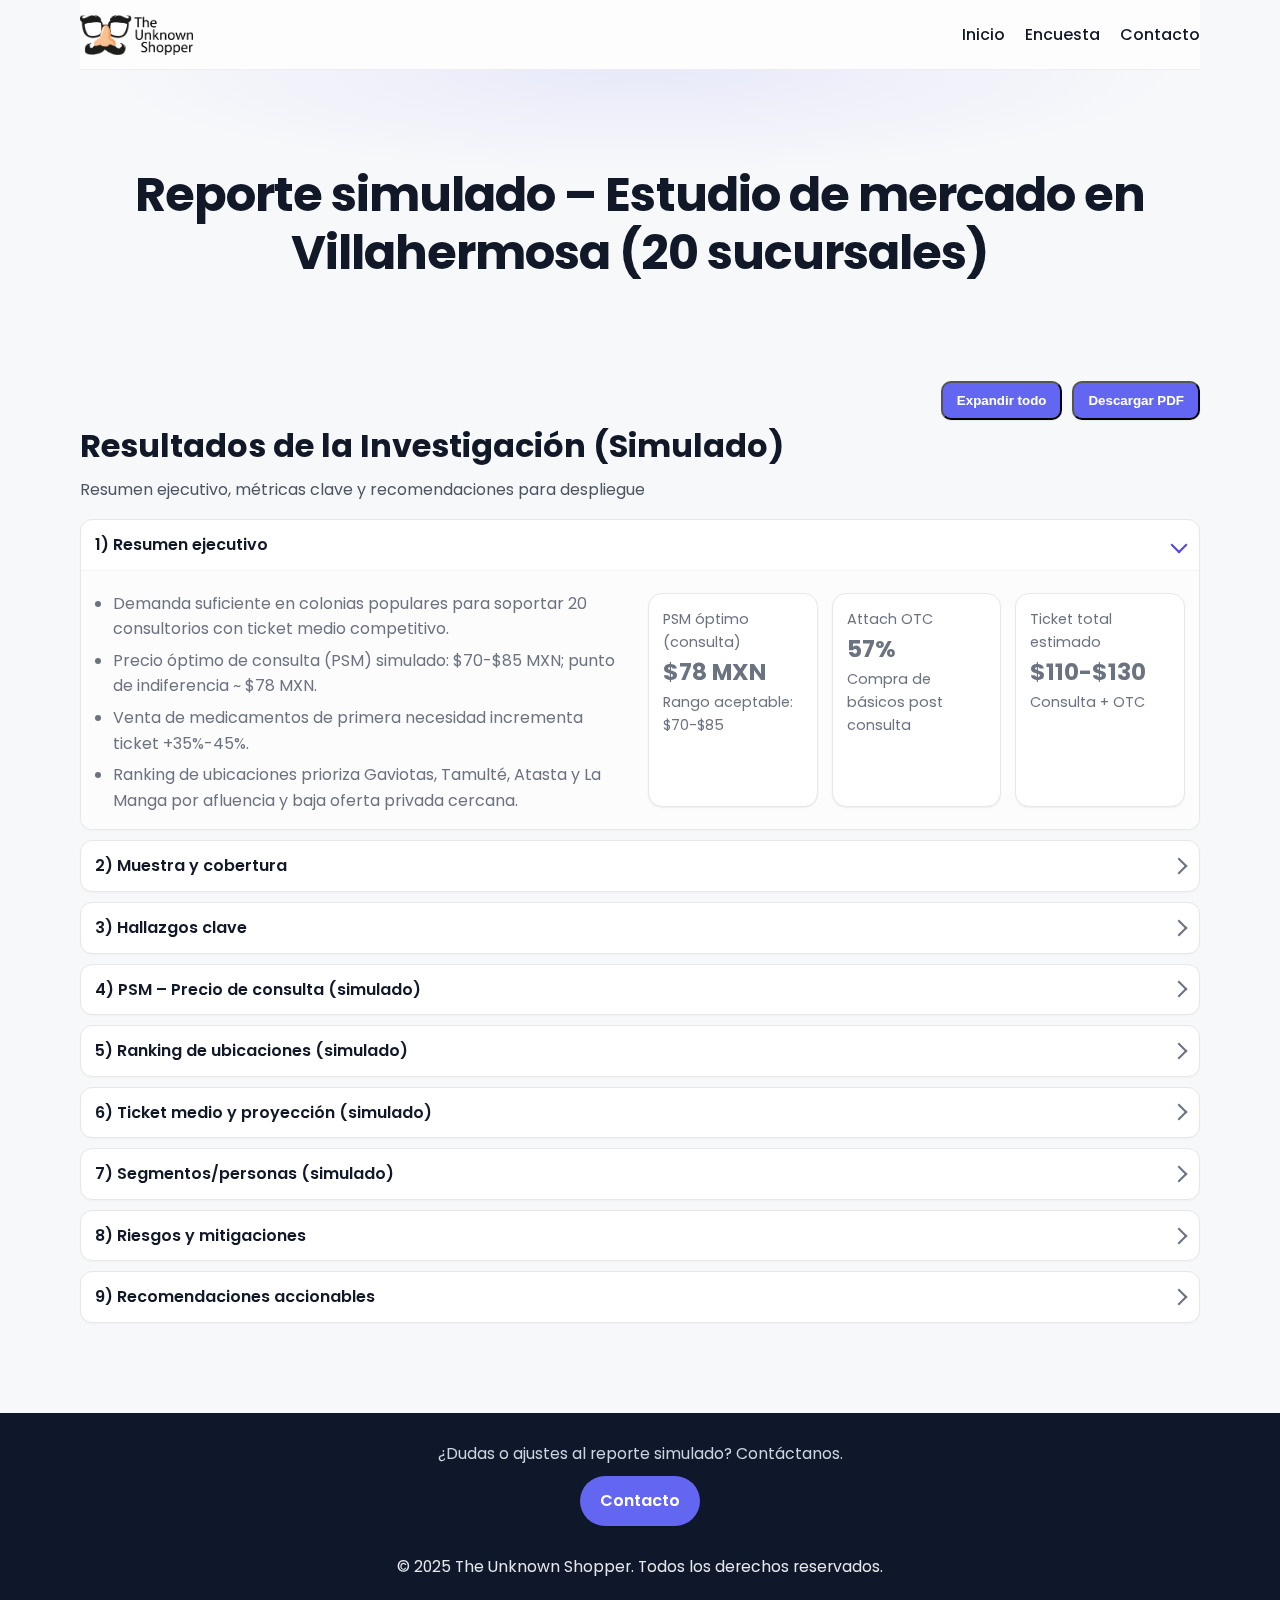
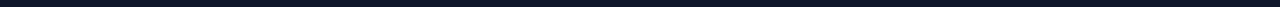
<file: reporte.html>
<!DOCTYPE html>
<html lang="es">
<head>
  <meta charset="UTF-8" />
  <meta name="viewport" content="width=device-width, initial-scale=1.0" />
  <title>Reporte – Investigación de Mercado (Simulado)</title>
  <link rel="preconnect" href="https://fonts.googleapis.com">
  <link rel="preconnect" href="https://fonts.gstatic.com" crossorigin>
  <link href="https://fonts.googleapis.com/css2?family=Poppins:wght@400;500;600;700&display=swap" rel="stylesheet">
  <link rel="stylesheet" href="style.css" />
  <script src="script.js" defer></script>
</head>
<body>
  <header>
    <nav>
      <div class="logo">
        <img src="logo.png" alt="Logo">
      </div>
      <ul>
        <li><a href="index.html">Inicio</a></li>
        <li><a href="cuestionario.html">Encuesta</a></li>
        <li><a href="#contacto">Contacto</a></li>
      </ul>
    </nav>
    <h1 class="titleh">Reporte simulado – Estudio de mercado en Villahermosa (20 sucursales)</h1>
  </header>

  <section class="proposal" id="reportRoot" data-price="78" data-attach="57">
    <div style="display:flex; justify-content:flex-end; gap:10px; flex-wrap:wrap;">
      <button id="reportToggleAll" class="cta-button" type="button">Expandir todo</button>
      <button id="printBtn" class="cta-button" type="button">Descargar PDF</button>
    </div>
    <h2>Resultados de la Investigación (Simulado)</h2>
    <p class="subtitle">Resumen ejecutivo, métricas clave y recomendaciones para despliegue</p>

    <div class="accordion">
      <details open>
        <summary>1) Resumen ejecutivo</summary>
        <div class="content">
          <ul>
            <li>Demanda suficiente en colonias populares para soportar 20 consultorios con ticket medio competitivo.</li>
            <li>Precio óptimo de consulta (PSM) simulado: $70-$85 MXN; punto de indiferencia ~ $78 MXN.</li>
            <li>Venta de medicamentos de primera necesidad incrementa ticket +35%-45%.</li>
            <li>Ranking de ubicaciones prioriza Gaviotas, Tamulté, Atasta y La Manga por afluencia y baja oferta privada cercana.</li>
          </ul>
          <div class="metrics">
            <div class="metric">
              <div class="label">PSM óptimo (consulta)</div>
              <div class="value">$78 MXN</div>
              <div class="sub">Rango aceptable: $70-$85</div>
            </div>
            <div class="metric">
              <div class="label">Attach OTC</div>
              <div class="value">57%</div>
              <div class="sub">Compra de básicos post consulta</div>
            </div>
            <div class="metric">
              <div class="label">Ticket total estimado</div>
              <div class="value">$110-$130</div>
              <div class="sub">Consulta + OTC</div>
            </div>
          </div>
        </div>
      </details>

      <details>
        <summary>2) Muestra y cobertura</summary>
        <div class="content">
          <ul>
            <li>Cuantitativa: n≈400 entrevistas válidas, cuotas por colonia (10 zonas prioritarias).</li>
            <li>Cualitativa: 9 IDI + 2 grupos focales; perfiles: decisores de gasto en salud y usuarios frecuentes/ocasionales.</li>
            <li>Recolección mixta: calle/puntos de afluencia + online geolocalizado; control de calidad ≥ 15% back-check.</li>
          </ul>
        </div>
      </details>

      <details>
        <summary>3) Hallazgos clave</summary>
        <div class="content">
          <ul>
            <li><strong>Drivers de elección</strong>: cercanía (74%), precio (61%), tiempo de espera (48%), disponibilidad de medicamentos básicos (32%).</li>
            <li><strong>Uso actual</strong>: público (IMSS/INSABI) 52%, privado 28%, farmacia-consultorio 20%.</li>
            <li><strong>Frecuencia</strong>: 2.1 consultas/promedio anual por hogar en segmentos C–D.</li>
            <li><strong>OTC</strong>: 57% compra algún básico tras la consulta (analgésicos, antigripales, SRO).</li>
          </ul>
          <div class="chart-box">
            <div class="chart-title">Drivers de elección (simulado)</div>
            <div class="bars">
              <div class="bar"><div class="fill" style="width:74%"></div><div class="txt"><span>Cercanía</span><span>74%</span></div></div>
              <div class="bar"><div class="fill" style="width:61%"></div><div class="txt"><span>Precio</span><span>61%</span></div></div>
              <div class="bar"><div class="fill" style="width:48%"></div><div class="txt"><span>Tiempo de espera</span><span>48%</span></div></div>
              <div class="bar"><div class="fill" style="width:32%"></div><div class="txt"><span>Disponibilidad de básicos</span><span>32%</span></div></div>
            </div>
          </div>
        </div>
      </details>

      <details>
        <summary>4) PSM – Precio de consulta (simulado)</summary>
        <div class="content">
          <ul>
            <li>Demasiado barato: $50 MXN</li>
            <li>Barato: $65 MXN</li>
            <li>Caro: $90 MXN</li>
            <li>Demasiado caro: $110 MXN</li>
            <li><strong>Rango aceptable</strong>: $70-$85 MXN; <strong>óptimo</strong> (punto de indiferencia): ~$78 MXN.</li>
          </ul>
          <div class="chart-box">
            <div class="chart-title">Curva PSM (simulada)</div>
            <svg class="chart" viewBox="0 0 320 180" preserveAspectRatio="none">
              <line class="axis" x1="30" y1="150" x2="300" y2="150" />
              <line class="axis" x1="30" y1="20" x2="30" y2="150" />
              <polyline class="line" points="30,130 80,120 130,95 180,75 230,60 280,55"/>
              <circle class="point" cx="180" cy="75" r="3" />
              <text x="170" y="68" font-size="10" fill="#64748b">~$78</text>
            </svg>
            <div class="chart-note">Indicativa para presentación. Cálculo final se basa en intersecciones PSM.</div>
          </div>
        </div>
      </details>

      <details>
        <summary>5) Ranking de ubicaciones (simulado)</summary>
        <div class="content">
          <ul>
            <li>1. Gaviotas (N/S) – Alta densidad, afluencia, baja oferta privada.</li>
            <li>2. Tamulté de las Barrancas – Conectividad y comercio local.</li>
            <li>3. Atasta de Serra – Proximidad a corredores de transporte.</li>
            <li>4. La Manga I–III – Concentración poblacional y flujo peatonal.</li>
            <li>5. Indeco – Mixto residencial-comercial; potencial de ticket alto.</li>
            <li>6. Casa Blanca (1a–2a) – Acceso vial; competencia moderada.</li>
            <li>7. Espejo I–II – Escuela/mercado cercanos; demanda recurrente.</li>
            <li>8. Tierra Colorada – Crecimiento habitacional.</li>
            <li>9. Parrilla – Corredor a periferia con flujo constante.</li>
            <li>10. Laguna El Negro y aledañas – Afluencia específica, vigilancia de competencia.</li>
          </ul>
          <div class="chart-box">
            <div class="chart-title">Score de priorización (simulado)</div>
            <div class="bars">
              <div class="bar"><div class="fill" style="width:92%"></div><div class="txt"><span>Gaviotas</span><span>92</span></div></div>
              <div class="bar"><div class="fill" style="width:86%"></div><div class="txt"><span>Tamulté</span><span>86</span></div></div>
              <div class="bar"><div class="fill" style="width:82%"></div><div class="txt"><span>Atasta</span><span>82</span></div></div>
              <div class="bar"><div class="fill" style="width:79%"></div><div class="txt"><span>La Manga</span><span>79</span></div></div>
              <div class="bar"><div class="fill" style="width:76%"></div><div class="txt"><span>Indeco</span><span>76</span></div></div>
            </div>
          </div>
        </div>
      </details>

      <details>
        <summary>6) Ticket medio y proyección (simulado)</summary>
        <div class="content">
          <ul>
            <li><strong>Ticket consulta</strong> (óptimo): ~$78 MXN.</li>
            <li><strong>Ticket OTC adicional</strong>: $35-$55 MXN por visita.</li>
            <li><strong>Ticket total estimado</strong>: $110-$130 MXN.</li>
            <li><strong>Volumen</strong> (maduración 6 meses): 18-25 consultas/día/sucursal.</li>
            <li><strong>Ingresos diarios</strong> (20 sucursales): ~$39k-$65k MXN.</li>
          </ul>
          <div class="chart-box">
            <div class="chart-title">Mix de ticket (simulado)</div>
            <div class="stacked" style="grid-template-columns: 65% 35%">
              <div class="a"></div>
              <div class="b"></div>
            </div>
            <div class="stacked-legend">
              <span><i class="legend-dot" style="background: rgba(99,102,241,0.65)"></i>Consulta ~65%</span>
              <span><i class="legend-dot" style="background: rgba(20,184,166,0.55)"></i>OTC ~35%</span>
            </div>
            <div class="chart-note">Proporción estimada con attach rate = 57% y ticket OTC medio.</div>
          </div>
        </div>
      </details>

      <details>
        <summary>7) Segmentos/personas (simulado)</summary>
        <div class="content">
          <ul>
            <li><strong>Madres gestoras (D+/C-)</strong>: alta sensibilidad a cercanía y precio; compra SRO/analgésicos.</li>
            <li><strong>Trabajador informal</strong>: tiempo de espera crítico; busca resolver síntomas rápidos (antigripales).</li>
            <li><strong>Adulto mayor cuidador</strong>: requiere orientación; valora trato y disponibilidad de básicos.</li>
          </ul>
        </div>
      </details>

      <details>
        <summary>8) Riesgos y mitigaciones</summary>
        <div class="content">
          <ul>
            <li><strong>Competencia local</strong> → monitoreo mensual y ajuste de precios/promos.</li>
            <li><strong>Variabilidad de demanda</strong> → horarios elásticos y campañas por temporada.</li>
            <li><strong>Regulatorio</strong> → apego COFEPRIS para OTC; capacitación continua.</li>
            <li><strong>Calidad de servicio</strong> → estandarización de atención y control de tiempos.</li>
          </ul>
        </div>
      </details>

      <details>
        <summary>9) Recomendaciones accionables</summary>
        <div class="content">
          <ul>
            <li>Abrir en dos oleadas: 10 sucursales prioritarias (Top 1–10), luego 10 siguientes tras 3–4 meses.</li>
            <li>Precio de lanzamiento: $75 MXN (dentro del PSM) + paquete básico (analgésico o SRO con descuento).</li>
            <li>Dashboard operativo: consultas/día, ticket OTC, tiempos de espera, NPS por sucursal.</li>
            <li>Abasto OTC: garantizar top 20 SKUs de alta rotación en cada sucursal.</li>
          </ul>
        </div>
      </details>
    </div>
  </section>

  <footer id="contacto">
    <div class="footer-contact">
      <p>¿Dudas o ajustes al reporte simulado? Contáctanos.</p>
      <a href="#" class="cta-button">Contacto</a>
    </div>
    <p>&copy; 2025 The Unknown Shopper. Todos los derechos reservados.</p>
  </footer>
</body>
</html>
</file>
<file: style.css>
/* Modern Elegant Theme */
:root {
  --bg: #f7f8fa;
  --surface: #ffffff;
  --border: #e5e7eb;
  --text: #111827;
  --muted: #6b7280;
  --primary: #6366f1;
  --primary-600: #4f46e5;
  --shadow-sm: 0 1px 2px rgba(0,0,0,0.06);
  --shadow-md: 0 6px 24px rgba(0,0,0,0.08);
  --radius: 14px;
}

* {
  box-sizing: border-box;
  margin: 0;
  padding: 0;
}

html, body {
  height: 100%;
}

body {
  font-family: 'Poppins', system-ui, -apple-system, Segoe UI, Roboto, Ubuntu, Cantarell, "Helvetica Neue", Arial, "Noto Sans", "Apple Color Emoji", "Segoe UI Emoji";
  color: var(--text);
  background: var(--bg);
  line-height: 1.6;
  -webkit-font-smoothing: antialiased;
  -moz-osx-font-smoothing: grayscale;
}
html { scroll-behavior: smooth; }
section[id] { scroll-margin-top: 90px; }
footer[id] { scroll-margin-top: 90px; }

/* Layout helpers */
.container {
  width: min(1120px, 92%);
  margin: 0 auto;
}

/* Header / Nav */
header {
  position: relative;
  background: transparent;
  border-bottom: 0;
  margin-bottom: 12px;
}

nav {
  display: flex;
  align-items: center;
  justify-content: space-between;
  height: 70px;
  position: sticky;
  top: 0;
  z-index: 50;
  backdrop-filter: saturate(180%) blur(10px);
  background: rgba(255, 255, 255, 0.72);
  border-bottom: 1px solid rgba(229, 231, 235, 0.7);
}

.logo img {
  height: 40px;
  width: auto;
  display: block;
}

nav ul {
  list-style: none;
  display: flex;
  gap: 20px;
}

nav a {
  text-decoration: none;
  color: var(--text);
  font-weight: 500;
  position: relative;
}

nav a::after {
  content: "";
  position: absolute;
  left: 0; bottom: -6px;
  width: 0; height: 2px;
  background: var(--primary);
  transition: width .25s ease;
}

nav a:hover { color: var(--primary); }
nav a:hover::after { width: 100%; }

.titleh {
    font-size: clamp(2rem, 3.8vw, 3rem);
    line-height: 1.2;
    font-weight: 700;
    letter-spacing: -0.02em;
    margin-bottom: 12px;
    text-align: center;
    padding: 96px 0 72px;
    background: radial-gradient(80% 60% at 50% 0%, rgba(99,102,241,0.10) 0%, rgba(99,102,241,0.00) 60%);
    color: var(--text);
    width: min(1120px, 92%);
    margin: 0 auto;
    display: block;
}

.titleh h1 {
    font-size: clamp(2rem, 3.8vw, 3rem);
    line-height: 1.2;
    font-weight: 700;
    letter-spacing: -0.02em;
    margin-bottom: 12px;
    text-align: center;
    padding: 96px 0 72px;
    background: radial-gradient(80% 60% at 50% 0%, rgba(99,102,241,0.10) 0%, rgba(99,102,241,0.00) 60%);
    color: var(--text);
}

/* Buttons */
.cta-button {
  display: inline-block;
  padding: 12px 20px;
  border-radius: 999px;
  background: var(--primary);
  color: #fff;
  text-decoration: none;
  font-weight: 600;
  box-shadow: var(--shadow-sm);
  transition: transform .15s ease, box-shadow .2s ease, background .2s ease;
}

.cta-button:hover {
  transform: translateY(-1px);
  background: var(--primary-600);
  box-shadow: var(--shadow-md);
}

/* Sections */
section { padding: 56px 0; }
section h2 {
  font-size: clamp(1.5rem, 2.5vw, 2rem);
  margin-bottom: 12px;
}
section p { color: var(--muted); }

/* Footer */
footer {
  background: #0f172a;
  color: #e5e7eb;
  text-align: center;
  padding: 28px 0;
  margin-top: 24px;
}

footer p { font-size: 0.98rem; }

/* Footer contact block */
.footer-contact {
  width: min(1120px, 92%);
  margin: 0 auto 12px;
  padding-bottom: 8px;
}
.footer-contact h2 { font-size: clamp(1.25rem, 2vw, 1.5rem); margin-bottom: 6px; }
.footer-contact p { color: #cbd5e1; margin-bottom: 10px; }
.footer-contact .cta-button { margin-bottom: 8px; }

/* Utilities: apply container to major blocks present in HTML */
header > nav,
.proposal { width: min(1120px, 92%); margin: 0 auto; }

/* Fine tune spacing after hero */
.proposal { padding-top: 16px; }

/* Proposal / Accordion */
.proposal .subtitle {
  color: var(--muted);
  margin-top: -6px;
  margin-bottom: 16px;
}

.accordion details {
  background: var(--surface);
  border: 1px solid var(--border);
  border-radius: var(--radius);
  box-shadow: var(--shadow-sm);
  overflow: hidden;
}

.accordion details + details { margin-top: 12px; }

.accordion summary {
  list-style: none;
  padding: 16px 18px;
  font-weight: 600;
  display: flex;
  align-items: center;
  justify-content: space-between;
  cursor: pointer;
  user-select: none;
}

.accordion summary::-webkit-details-marker { display: none; }

.accordion summary::after {
  content: "\25BC"; /* chevron */
  font-size: 0.9rem;
  color: var(--muted);
  transition: transform .2s ease;
}

.accordion details[open] summary::after { transform: rotate(180deg); }

.accordion .content {
  padding: 0 18px 16px;
  color: var(--muted);
}

.accordion ul { 
  padding-left: 18px; 
  margin-top: 8px; 
  display: grid; 
  gap: 6px; 
}

/* Nested list styling for budget breakdowns */
.accordion .content ul ul {
  padding-left: 16px;
  margin-top: 6px;
  gap: 4px;
  color: var(--muted);
}
.accordion .content ul ul li { font-size: 0.98rem; }

/* --- Charts & Visuals --- */
.metrics {
  display: grid;
  grid-template-columns: repeat(3, minmax(0,1fr));
  gap: 14px;
  margin: 10px 0 6px;
}
.metric {
  background: var(--surface);
  border: 1px solid var(--border);
  border-radius: var(--radius);
  padding: 14px;
  box-shadow: var(--shadow-sm);
}
.metric .label { color: var(--muted); font-size: 0.9rem; }
.metric .value { font-size: 1.45rem; font-weight: 700; }
.metric .sub { color: var(--muted); font-size: 0.9rem; }

.bars { display: grid; gap: 10px; margin: 8px 0; }
.bar { position: relative; height: 32px; border-radius: 8px; background: rgba(99,102,241,0.08); overflow: hidden; border: 1px solid var(--border); }
.bar .fill { position: absolute; inset: 0; width: 0; background: linear-gradient(90deg, rgba(99,102,241,0.65), rgba(99,102,241,0.35)); transition: width .8s ease; }
.bar .txt { position: relative; z-index: 1; display: flex; align-items: center; justify-content: space-between; height: 100%; padding: 0 10px; font-size: 0.95rem; }

.stacked { height: 32px; border-radius: 8px; overflow: hidden; display: grid; grid-template-columns: 1fr 1fr; border: 1px solid var(--border); }
.stacked .a { background: rgba(99,102,241,0.65); }
.stacked .b { background: rgba(20,184,166,0.55); }
.stacked-legend { display: flex; gap: 14px; font-size: 0.92rem; color: var(--muted); margin-top: 6px; }
.legend-dot { width: 10px; height: 10px; border-radius: 50%; display: inline-block; margin-right: 6px; }

.chart-box { background: var(--surface); border: 1px solid var(--border); border-radius: var(--radius); padding: 12px; box-shadow: var(--shadow-sm); }
.chart-title { font-weight: 600; margin-bottom: 6px; }
.chart-note { color: var(--muted); font-size: 0.9rem; margin-top: 4px; }

svg.chart { width: 100%; height: 180px; }
svg.chart .axis { stroke: #94a3b8; stroke-width: 1; opacity: .6; }
svg.chart .line { fill: none; stroke: #6366f1; stroke-width: 2.5; }
svg.chart .point { fill: #6366f1; }

.has-tip { position: relative; }
.tooltip { position: fixed; z-index: 50; background: #0f172a; color: #e2e8f0; padding: 6px 8px; border-radius: 6px; font-size: 12px; box-shadow: var(--shadow-md); pointer-events: none; opacity: 0; transform: translateY(-4px); transition: opacity .15s ease, transform .15s ease; }
.tooltip.show { opacity: 1; transform: translateY(0); }

/* Responsive */
@media (max-width: 900px) {
  nav ul { gap: 14px; }
  .metrics { grid-template-columns: 1fr; }
}

@media (max-width: 600px) {
  nav { height: auto; padding: 12px 0; }
  nav ul { flex-wrap: wrap; justify-content: flex-end; }
  .titleh { padding: 72px 0 48px; }
}

/* Print Styles */
@media print {
  nav, .cta-button, .footer-contact { display: none !important; }
  html, body { margin: 0 !important; background: #fff; color: #000; }
  header { margin: 0 !important; padding: 0 !important; }
  .titleh { margin: 0 0 8px 0 !important; padding: 8px 0 !important; background: none; }
  .proposal { width: 100%; }
  details { page-break-inside: avoid; border: 1px solid #999; border-radius: 6px; margin-bottom: 8px; }
  summary { font-weight: 700; }
}

/* Screen/Print helpers */
.print-only { display: none; }
.screen-only { display: initial; }

.print-table { width: 100%; border-collapse: collapse; border-spacing: 0; }
.print-table td { padding: 0; border: 0; }
.print-table thead.print-header { display: none !important; }

@media print {
  /* Standard page margins */
  @page { margin: 12mm; }
  .print-only { display: block !important; }
  .screen-only { display: none !important; }
  .page-break { page-break-before: always; break-before: page; }
  /* Re-enable repeating header in print */
  table.print-table { width: 100%; border-collapse: collapse; }
  table.print-table thead { display: table-header-group; }
  table.print-table tbody { display: table-row-group; }
  table.print-table tfoot { display: table-footer-group; }
  table.print-table td { padding: 0; border: 0; }
  .print-header { display: table-header-group !important; }
  .print-header .print-header-inner {
    display: flex;
    align-items: center;
    gap: 10px;
    padding: 6px 0 6px;
    border-bottom: 1px solid #e5e7eb;
    background: #fff;
  }
  .print-header .print-logo { height: 28px; width: auto; }
  .print-header .print-brand { font-weight: 700; font-size: 14px; color: #111827; }
  /* Repeating footer styling */
  .print-footer { display: table-footer-group !important; }
  .print-footer .print-footer-inner {
    display: flex;
    justify-content: flex-end;
    align-items: center;
    padding-top: 6px;
    border-top: 1px solid #e5e7eb;
    font-size: 12px;
    color: #374151;
    background: #fff;
  }
  /* Footer logo size on last page (signature block) */
  .print-footer-logo { text-align: center; }
  .print-footer-logo img { height: 22px; width: auto; max-width: 140px; }
  /* Avoid page breaks inside KPI card/table */
  .chart-box, .kpi-table, .kpi-table thead, .kpi-table tbody, .kpi-table tr { break-inside: avoid; page-break-inside: avoid; }
  /* Ensure chart colors print solid (scoped only to chart elements) */
  .bars .fill, .stacked .a, .stacked .b, .legend-dot {
    -webkit-print-color-adjust: exact; print-color-adjust: exact;
  }
  .bars .fill { background: #6366f1 !important; }
  .stacked .a { background: #6366f1 !important; }
  .stacked .b { background: #14b8a6 !important; }
  .legend-dot { background: #6366f1 !important; }
  #legendOTC .legend-dot { background: #14b8a6 !important; }
  /* Force header/footer to render in print (override screen rule with same specificity) */
  .print-table thead.print-header { display: table-header-group !important; }
  .print-table tfoot.print-footer { display: table-footer-group !important; }
}

 /* Cover & signature (print) */
 .print-cover {
   width: 100%;
   text-align: center;
   padding: 48px 24px 24px;
 }
 .print-cover .cover-title {
   font-size: 28px;
   font-weight: 800;
   margin-bottom: 10px;
 }
 .print-cover .cover-sub {
   color: #374151;
   margin-bottom: 6px;
 }
 .signature-block {
   padding: 32px 24px;
 }
 .signature-block .sig-line {
   margin-top: 48px;
   display: grid;
   grid-template-columns: repeat(2, minmax(0, 1fr));
   gap: 32px;
 }
 .signature-block .sig {
   text-align: center;
 }
 .signature-block .sig hr {
   border: 0;
   border-top: 1px solid #111827;
   margin: 36px 0 8px;
 }
 .signature-block .sig .role {
   color: #374151;
   font-size: 0.95rem;
 }

 /* Reduced Motion */
 @media (prefers-reduced-motion: reduce) {
   .bar .fill { transition: none; }
 }

 /* ---------- Questionnaire polish ---------- */
 /* Card-like look for each details */
 .proposal .accordion details {
   background: #ffffff;
   border: 1px solid #e5e7eb;
   border-radius: 12px;
   margin: 10px 0;
   overflow: hidden;
   box-shadow: 0 1px 2px rgba(0,0,0,0.03);
 }

 .proposal .accordion summary {
   list-style: none;
   cursor: pointer;
   padding: 12px 14px;
   font-weight: 600;
   color: #111827;
   display: flex;
   align-items: center;
   gap: 10px;
   position: relative;
 }

 /* Chevron */
 .proposal .accordion summary::after {
   content: '';
   width: 10px;
   height: 10px;
   border-right: 2px solid #6b7280;
   border-bottom: 2px solid #6b7280;
   transform: rotate(-45deg);
   transition: transform 0.2s ease, border-color 0.2s ease;
   margin-left: auto;
 }
 .proposal .accordion details[open] > summary::after {
   transform: rotate(45deg);
   border-color: #4f46e5;
 }

 .proposal .accordion summary:hover {
   background: #f9fafb;
 }

 .proposal .accordion .content {
   padding: 12px 14px 16px 14px;
   border-top: 1px solid #f3f4f6;
   background: #fcfcfd;
   /* Responsive grid for fields */
   display: grid;
   grid-template-columns: repeat(auto-fit, minmax(240px, 1fr));
   gap: 12px 16px;
 }

 /* Labels and inputs */
 .proposal .accordion .content label {
   display: flex;
   flex-direction: column;
   gap: 6px;
   font-size: 0.95rem;
   color: #374151;
 }

 .proposal .accordion .content input[type="text"],
 .proposal .accordion .content input[type="number"],
 .proposal .accordion .content select,
 .proposal .accordion .content textarea {
   appearance: none;
   width: 100%;
   padding: 10px 12px;
   border: 1px solid #e5e7eb;
   background: #fff;
   border-radius: 10px;
   font-family: inherit;
   font-size: 0.95rem;
   color: #111827;
   outline: none;
   transition: border-color 0.15s ease, box-shadow 0.15s ease;
 }

 .proposal .accordion .content input[type="text"]:focus,
 .proposal .accordion .content input[type="number"]:focus,
 .proposal .accordion .content select:focus,
 .proposal .accordion .content textarea:focus {
   border-color: #6366f1;
   box-shadow: 0 0 0 3px rgba(99,102,241,0.15);
 }

 /* Range slider styling */
 .proposal .accordion .content input[type="range"] {
   -webkit-appearance: none;
   appearance: none;
   width: 100%;
   height: 6px;
   background: #e5e7eb;
   border-radius: 999px;
 }
 .proposal .accordion .content input[type="range"]::-webkit-slider-thumb {
   -webkit-appearance: none;
   width: 18px;
   height: 18px;
   border-radius: 50%;
   background: #4f46e5;
   border: 2px solid white;
   box-shadow: 0 1px 2px rgba(0,0,0,0.1);
 }
 .proposal .accordion .content input[type="range"]::-moz-range-thumb {
   width: 18px;
   height: 18px;
   border-radius: 50%;
   background: #4f46e5;
   border: 2px solid white;
 }

 /* Range value badge */
 .proposal .accordion .content .range-badge {
   display: inline-block;
   min-width: 28px;
   padding: 2px 8px;
   margin-left: 8px;
   border-radius: 999px;
   background: #eef2ff;
   color: #3730a3;
   font-weight: 600;
   font-size: 0.85rem;
   text-align: center;
   vertical-align: middle;
 }

 /* Checkbox row spacing */
 .proposal .accordion .content input[type="checkbox"] {
   width: 18px;
   height: 18px;
   accent-color: #4f46e5;
 }

 /* Buttons layout in questionnaire */
 #surveyForm + div,
 #surveyForm .button-row,
 .proposal form > div[style*="justify-content:flex-end"] {
   gap: 10px;
 }

 /* Subtle subtitle color in questionnaire */
 .proposal > .subtitle {
   color: #4b5563;
 }

 /* Fine-tune CTA buttons to be slightly softer in forms */
 .proposal .cta-button {
   border-radius: 10px;
   padding: 10px 14px;
 }

 /* Print view: ensure details contents are clearly separated */
 @media print {
   .proposal .accordion details {
     break-inside: avoid;
     border-color: #e5e7eb;
     box-shadow: none;
   }
   .proposal .accordion summary {
     background: #f3f4f6 !important;
   }
 }

/* Notas informativas */
.note { margin: 8px 0 12px; padding: 10px 12px; border: 1px solid #e5e7eb; border-radius: 8px; background: #fffbeb; color: #374151; }
.note em { font-style: normal; font-weight: 600; color: #92400e; }
.note::before { content: none; }

/* Layout 2 columnas para Presupuesto (nota + paquetes) */
.budget-grid { display: grid; grid-template-columns: minmax(220px, 28%) 1fr; gap: 16px; align-items: start; }
.budget-grid .note { margin: 0; }

@media print {
  .note { -webkit-print-color-adjust: exact; print-color-adjust: exact; }
  .budget-grid { grid-template-columns: minmax(220px, 30%) 1fr; gap: 12px; }
}

/* Badges y resaltado de paquetes */
.badge { display:inline-block; margin-left:6px; padding:2px 8px; font-size:12px; line-height:1; border-radius:999px; font-weight:600; background:#fde68a; color:#92400e; }
.badge-rec { background:#fde68a; color:#92400e; }
.plan-recommended { border:1px solid #f59e0b; border-radius:8px; padding:8px; background: rgba(245, 158, 11, 0.06); }

@media print {
  .badge { -webkit-print-color-adjust: exact; print-color-adjust: exact; }
  .plan-recommended { -webkit-print-color-adjust: exact; print-color-adjust: exact; }
}
</file>
